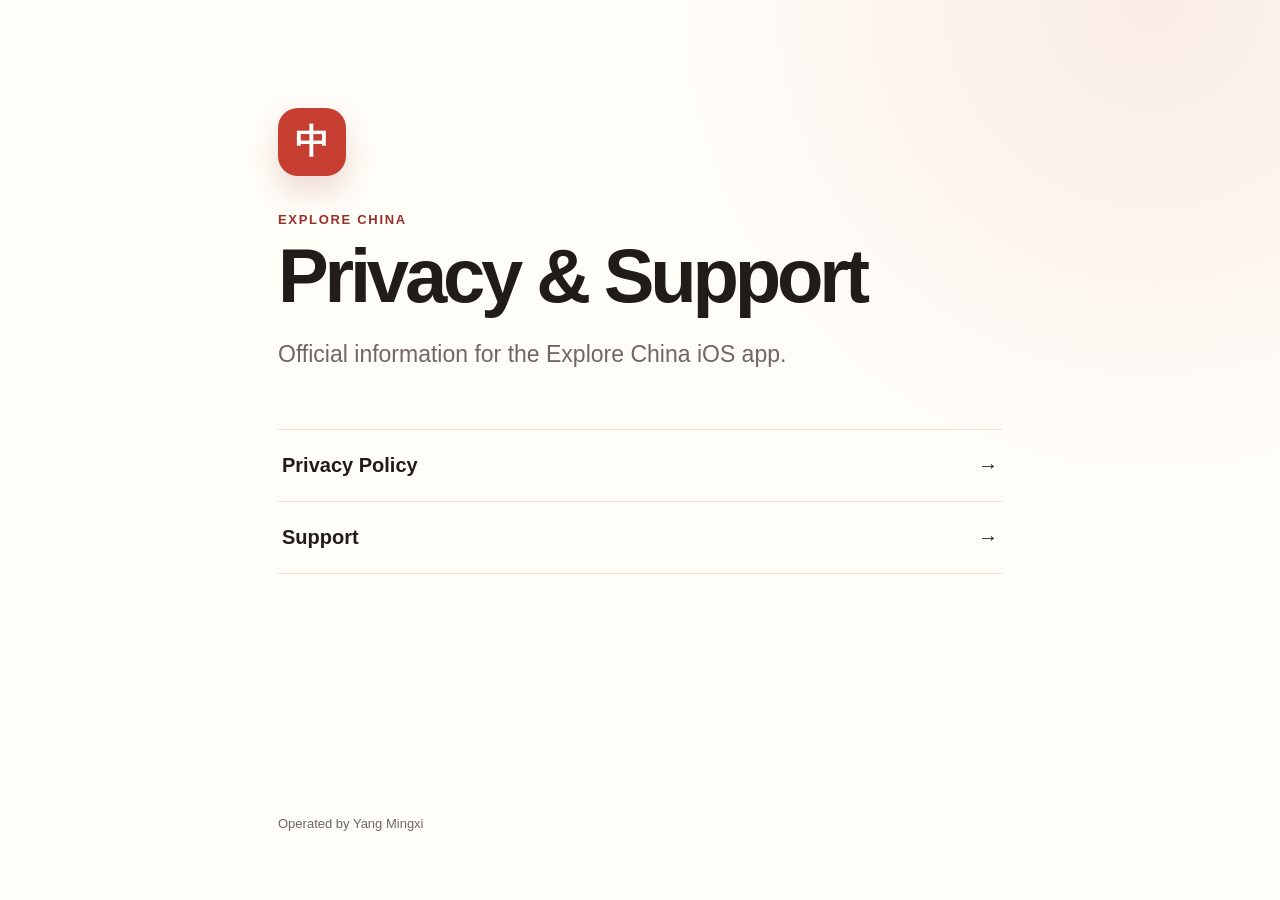
<file: index.html>
<!doctype html>
<html lang="en">
<head>
  <meta charset="utf-8">
  <meta name="viewport" content="width=device-width, initial-scale=1">
  <title>Explore China | Privacy &amp; Support</title>
  <meta name="description" content="Official privacy and support information for the Explore China iOS app.">
  <link rel="stylesheet" href="./styles.css">
  <meta property="og:title" content="Explore China | Privacy &amp; Support">
  <meta property="og:description" content="Official information for the Explore China iOS app.">
</head>
<body>
  <main class="home-shell">
    <div class="brand-mark" aria-hidden="true">中</div>
    <p class="eyebrow">Explore China</p>
    <h1>Privacy &amp; Support</h1>
    <p class="lede">Official information for the Explore China iOS app.</p>
    <nav class="home-links" aria-label="Legal and support pages">
      <a href="./privacy/">Privacy Policy <span aria-hidden="true">→</span></a>
      <a href="./support/">Support <span aria-hidden="true">→</span></a>
    </nav>
    <p class="operator">Operated by Yang Mingxi</p>
  </main>
</body>
</html>
</file>
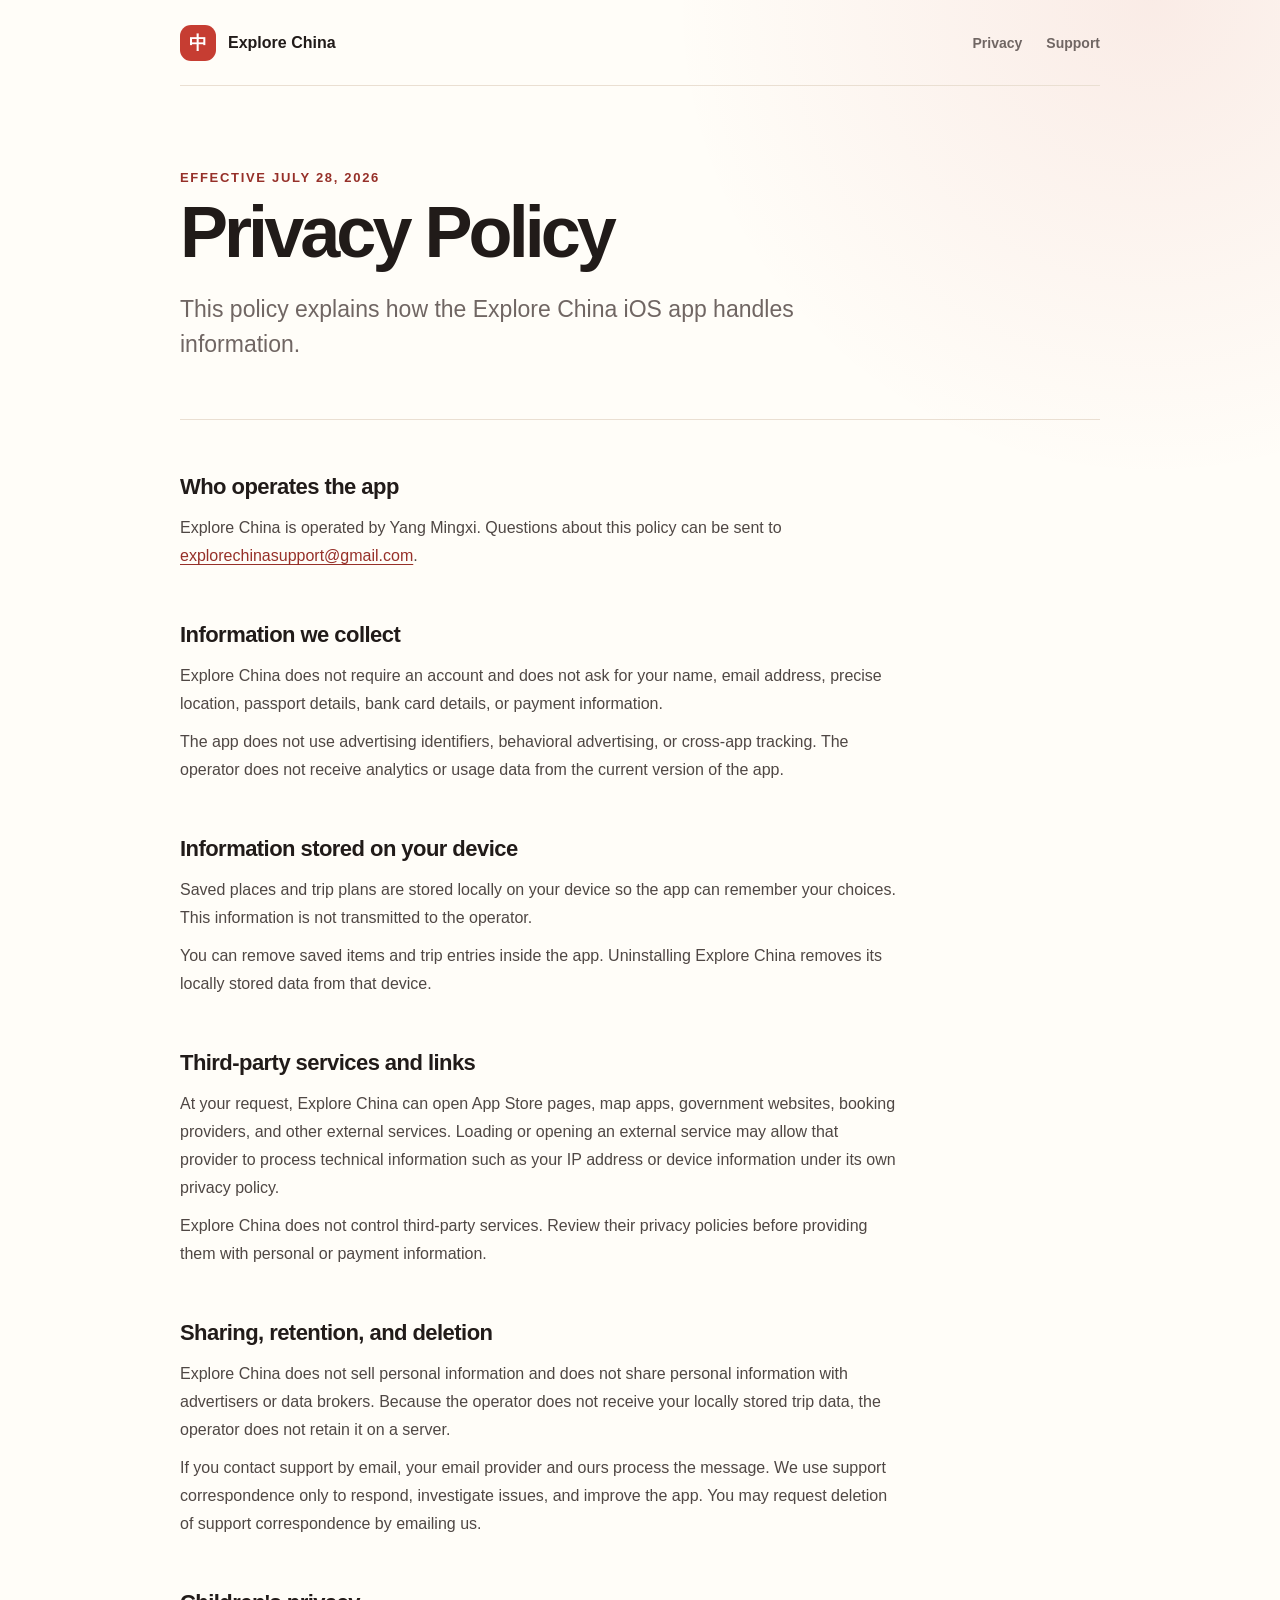
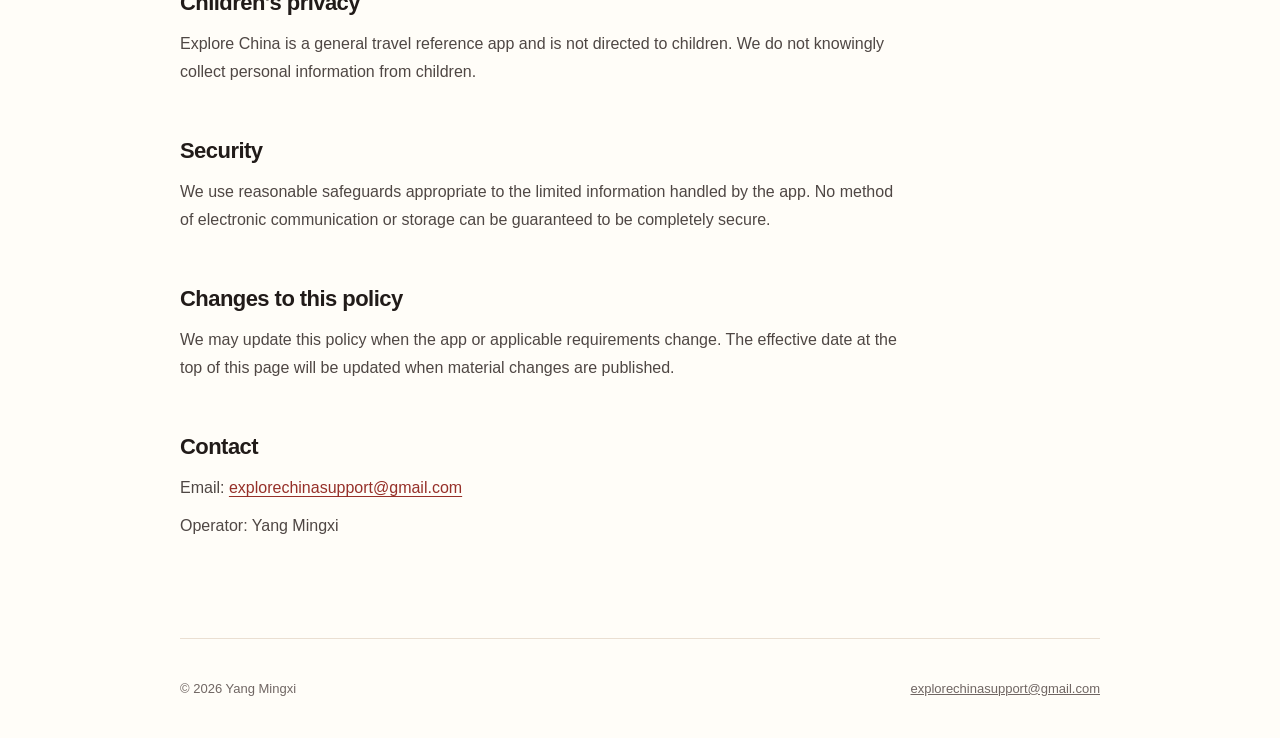
<file: privacy/index.html>
<!doctype html>
<html lang="en">
<head>
  <meta charset="utf-8">
  <meta name="viewport" content="width=device-width, initial-scale=1">
  <title>Privacy Policy | Explore China</title>
  <meta name="description" content="Privacy Policy for the Explore China iOS app.">
  <link rel="stylesheet" href="../styles.css">
  <link rel="icon" href="../icon.png">
</head>
<body>
  <main class="page-shell">
    <header class="site-header">
      <a class="brand" href="../" aria-label="Explore China home"><span class="brand-mark small" aria-hidden="true">中</span><span>Explore China</span></a>
      <nav aria-label="Legal site navigation"><a href="../privacy/">Privacy</a><a href="../support/">Support</a></nav>
    </header>
    <article>
      <div class="page-heading"><p class="eyebrow">Effective July 28, 2026</p><h1>Privacy Policy</h1><p class="lede">This policy explains how the Explore China iOS app handles information.</p></div>
      <div class="document">
        <section><h2>Who operates the app</h2><p>Explore China is operated by Yang Mingxi. Questions about this policy can be sent to <a href="mailto:explorechinasupport@gmail.com">explorechinasupport@gmail.com</a>.</p></section>
        <section><h2>Information we collect</h2><p>Explore China does not require an account and does not ask for your name, email address, precise location, passport details, bank card details, or payment information.</p><p>The app does not use advertising identifiers, behavioral advertising, or cross-app tracking. The operator does not receive analytics or usage data from the current version of the app.</p></section>
        <section><h2>Information stored on your device</h2><p>Saved places and trip plans are stored locally on your device so the app can remember your choices. This information is not transmitted to the operator.</p><p>You can remove saved items and trip entries inside the app. Uninstalling Explore China removes its locally stored data from that device.</p></section>
        <section><h2>Third-party services and links</h2><p>At your request, Explore China can open App Store pages, map apps, government websites, booking providers, and other external services. Loading or opening an external service may allow that provider to process technical information such as your IP address or device information under its own privacy policy.</p><p>Explore China does not control third-party services. Review their privacy policies before providing them with personal or payment information.</p></section>
        <section><h2>Sharing, retention, and deletion</h2><p>Explore China does not sell personal information and does not share personal information with advertisers or data brokers. Because the operator does not receive your locally stored trip data, the operator does not retain it on a server.</p><p>If you contact support by email, your email provider and ours process the message. We use support correspondence only to respond, investigate issues, and improve the app. You may request deletion of support correspondence by emailing us.</p></section>
        <section><h2>Children's privacy</h2><p>Explore China is a general travel reference app and is not directed to children. We do not knowingly collect personal information from children.</p></section>
        <section><h2>Security</h2><p>We use reasonable safeguards appropriate to the limited information handled by the app. No method of electronic communication or storage can be guaranteed to be completely secure.</p></section>
        <section><h2>Changes to this policy</h2><p>We may update this policy when the app or applicable requirements change. The effective date at the top of this page will be updated when material changes are published.</p></section>
        <section><h2>Contact</h2><p>Email: <a href="mailto:explorechinasupport@gmail.com">explorechinasupport@gmail.com</a></p><p>Operator: Yang Mingxi</p></section>
      </div>
    </article>
    <footer><span>© 2026 Yang Mingxi</span><a href="mailto:explorechinasupport@gmail.com">explorechinasupport@gmail.com</a></footer>
  </main>
</body>
</html>
</file>
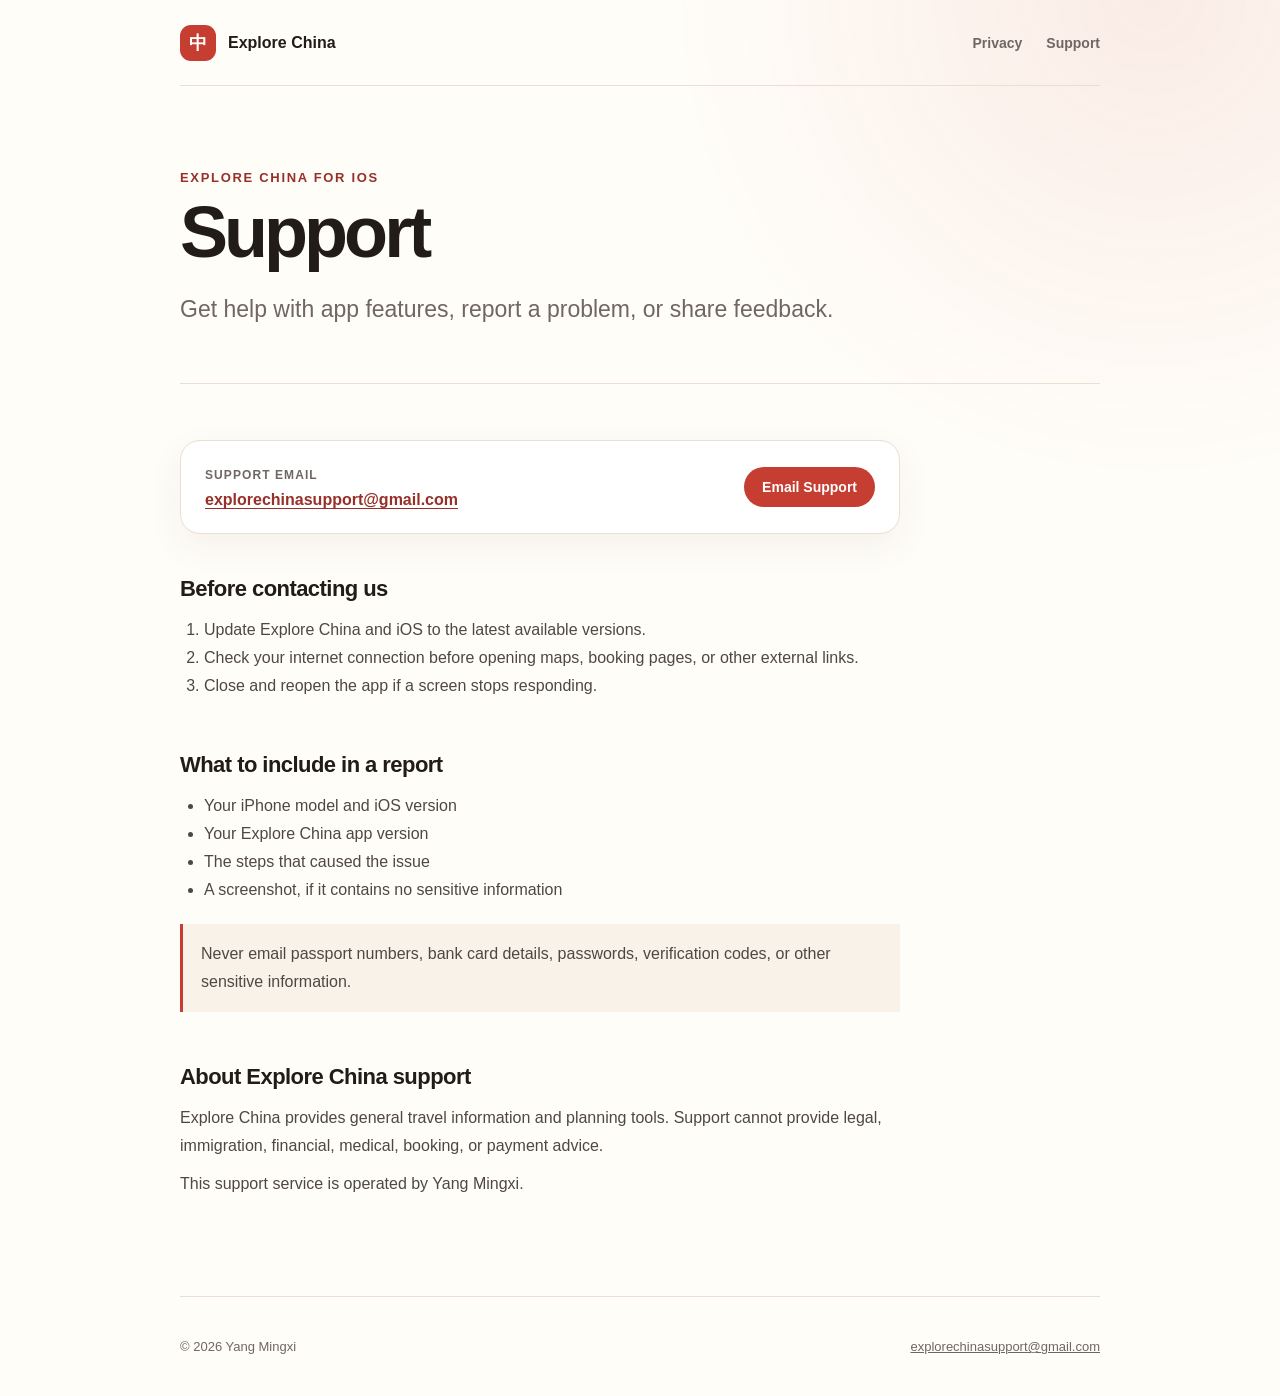
<file: support/index.html>
<!doctype html>
<html lang="en">
<head>
  <meta charset="utf-8">
  <meta name="viewport" content="width=device-width, initial-scale=1">
  <title>Support | Explore China</title>
  <meta name="description" content="Help, troubleshooting, and contact information for Explore China.">
  <link rel="stylesheet" href="../styles.css">
  <link rel="icon" href="../icon.png">
</head>
<body>
  <main class="page-shell">
    <header class="site-header">
      <a class="brand" href="../" aria-label="Explore China home"><span class="brand-mark small" aria-hidden="true">中</span><span>Explore China</span></a>
      <nav aria-label="Legal site navigation"><a href="../privacy/">Privacy</a><a href="../support/">Support</a></nav>
    </header>
    <article>
      <div class="page-heading"><p class="eyebrow">Explore China for iOS</p><h1>Support</h1><p class="lede">Get help with app features, report a problem, or share feedback.</p></div>
      <div class="document">
        <div class="contact-card"><div><p class="contact-label">Support email</p><a class="contact-email" href="mailto:explorechinasupport@gmail.com">explorechinasupport@gmail.com</a></div><a class="email-button" href="mailto:explorechinasupport@gmail.com?subject=Explore%20China%20Support">Email Support</a></div>
        <section><h2>Before contacting us</h2><ol><li>Update Explore China and iOS to the latest available versions.</li><li>Check your internet connection before opening maps, booking pages, or other external links.</li><li>Close and reopen the app if a screen stops responding.</li></ol></section>
        <section><h2>What to include in a report</h2><ul><li>Your iPhone model and iOS version</li><li>Your Explore China app version</li><li>The steps that caused the issue</li><li>A screenshot, if it contains no sensitive information</li></ul><p class="notice">Never email passport numbers, bank card details, passwords, verification codes, or other sensitive information.</p></section>
        <section><h2>About Explore China support</h2><p>Explore China provides general travel information and planning tools. Support cannot provide legal, immigration, financial, medical, booking, or payment advice.</p><p>This support service is operated by Yang Mingxi.</p></section>
      </div>
    </article>
    <footer><span>© 2026 Yang Mingxi</span><a href="mailto:explorechinasupport@gmail.com">explorechinasupport@gmail.com</a></footer>
  </main>
</body>
</html>
</file>
<file: styles.css>
:root {
  --ink: #211b19;
  --muted: #706663;
  --paper: #fffdf8;
  --wash: #f8f2e8;
  --line: #eadfd2;
  --red: #c63d32;
  --red-dark: #963029;
}

* { box-sizing: border-box; }
html { background: var(--paper); }
body {
  margin: 0;
  background: radial-gradient(circle at 90% 0%, rgba(198, 61, 50, .09), transparent 30rem), var(--paper);
  color: var(--ink);
  font-family: -apple-system, BlinkMacSystemFont, "Segoe UI", Arial, sans-serif;
}
a { color: inherit; }
.home-shell {
  display: flex;
  min-height: 100vh;
  max-width: 780px;
  margin: 0 auto;
  padding: 12vh 28px 56px;
  flex-direction: column;
  align-items: flex-start;
}
.brand-mark {
  display: grid;
  width: 68px;
  height: 68px;
  place-items: center;
  border-radius: 20px;
  background: var(--red);
  color: white;
  box-shadow: 0 14px 30px rgba(150, 48, 41, .18);
  font-family: Georgia, serif;
  font-size: 34px;
  font-weight: 700;
}
.brand-mark.small { width: 36px; height: 36px; border-radius: 11px; font-size: 18px; box-shadow: none; }
.eyebrow {
  margin: 36px 0 12px;
  color: var(--red-dark);
  font-size: 13px;
  font-weight: 800;
  letter-spacing: .13em;
  text-transform: uppercase;
}
h1 { max-width: 800px; margin: 0; font-size: clamp(42px, 8vw, 76px); line-height: .98; letter-spacing: -.055em; }
.lede { max-width: 680px; margin: 24px 0 0; color: var(--muted); font-size: clamp(18px, 3vw, 23px); line-height: 1.55; }
.home-links { display: grid; width: 100%; margin-top: 56px; border-top: 1px solid var(--line); }
.home-links a {
  display: flex;
  padding: 24px 4px;
  justify-content: space-between;
  border-bottom: 1px solid var(--line);
  text-decoration: none;
  font-size: 20px;
  font-weight: 720;
}
.home-links a:hover, .home-links a:focus-visible { color: var(--red); }
.operator { margin-top: auto; padding-top: 72px; color: var(--muted); font-size: 13px; }
.page-shell { width: min(100% - 40px, 920px); margin: 0 auto; }
.site-header {
  display: flex;
  min-height: 86px;
  align-items: center;
  justify-content: space-between;
  border-bottom: 1px solid var(--line);
}
.brand { display: flex; align-items: center; gap: 12px; text-decoration: none; font-weight: 820; }
.site-header nav { display: flex; gap: 24px; }
.site-header nav a { color: var(--muted); font-size: 14px; font-weight: 700; text-decoration: none; }
.site-header nav a:hover, .site-header nav a:focus-visible { color: var(--red); }
article { padding: 84px 0 40px; }
.page-heading { padding-bottom: 56px; border-bottom: 1px solid var(--line); }
.page-heading .eyebrow { margin-top: 0; }
.page-heading h1 { font-size: clamp(44px, 7vw, 72px); }
.document { max-width: 720px; padding: 20px 0 40px; }
.document section { padding: 34px 0 8px; }
.document h2 { margin: 0 0 14px; font-size: 22px; letter-spacing: -.025em; }
.document p, .document li { color: #4f4744; font-size: 16px; line-height: 1.75; }
.document p { margin: 10px 0; }
.document ul, .document ol { margin: 10px 0; padding-left: 24px; }
.document a { color: var(--red-dark); text-underline-offset: 3px; overflow-wrap: anywhere; }
.contact-card {
  display: flex;
  margin: 36px 0 8px;
  padding: 24px;
  align-items: center;
  justify-content: space-between;
  gap: 24px;
  border: 1px solid var(--line);
  border-radius: 20px;
  background: white;
  box-shadow: 0 12px 36px rgba(68, 51, 45, .06);
}
.contact-label { margin: 0 0 5px !important; color: var(--muted) !important; font-size: 12px !important; font-weight: 800; text-transform: uppercase; letter-spacing: .09em; }
.contact-email { font-weight: 750; }
.email-button { flex: 0 0 auto; padding: 12px 18px; border-radius: 999px; background: var(--red); color: white !important; font-size: 14px; font-weight: 800; text-decoration: none; }
.email-button:hover, .email-button:focus-visible { background: var(--red-dark); }
.notice { margin-top: 20px !important; padding: 16px 18px; border-left: 3px solid var(--red); background: var(--wash); }
footer {
  display: flex;
  min-height: 100px;
  padding: 28px 0;
  align-items: center;
  justify-content: space-between;
  gap: 20px;
  border-top: 1px solid var(--line);
  color: var(--muted);
  font-size: 13px;
}
footer a { overflow-wrap: anywhere; }
@media (max-width: 620px) {
  .site-header { align-items: flex-start; padding: 20px 0; gap: 18px; }
  .site-header nav { padding-top: 9px; gap: 14px; }
  article { padding-top: 58px; }
  .page-heading { padding-bottom: 38px; }
  .contact-card, footer { align-items: flex-start; flex-direction: column; }
  .email-button { width: 100%; text-align: center; }
}
</file>
